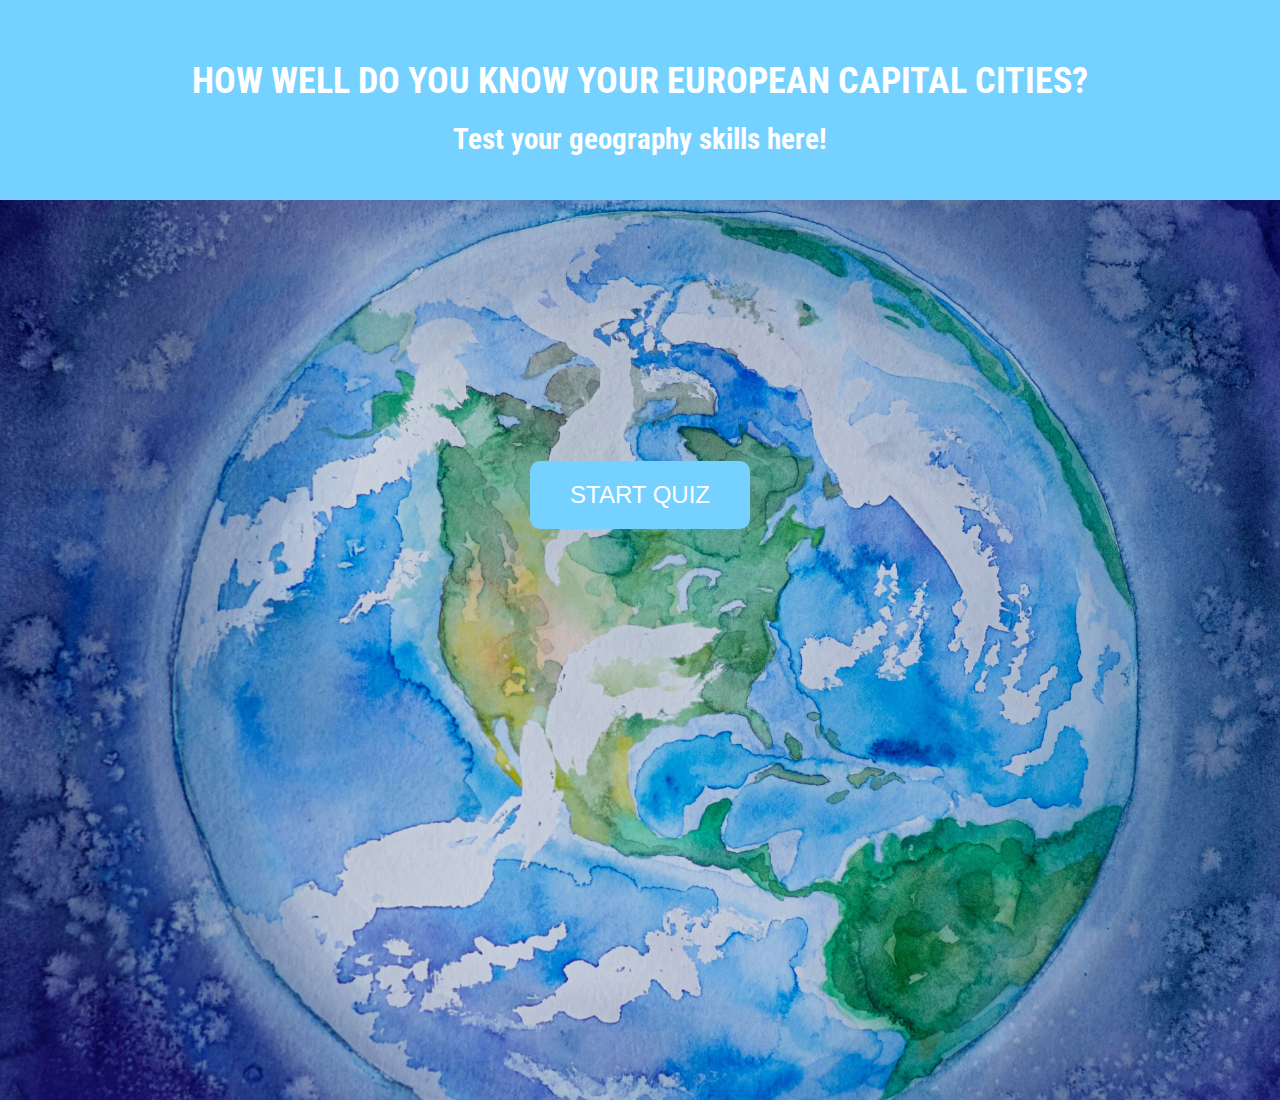
<file: index.html>
<!DOCTYPE html>
<html lang="en">
  <head>
    <meta charset="UTF-8" />
    <meta http-equiv="X-UA-Compatible" content="IE=edge" />
    <meta name="viewport" content="width=device-width, initial-scale=1.0" />
    <link rel="stylesheet" href="assets/css/style.css" />
    <link rel="shortcut icon" type="image/x-icon" href="favicon.ico" />
    <title>Test Your Geography Skills!</title>
  </head>
  <body>
    <!--header-->
    <header>
      <h1 class="heading">
        How well do you know your european capital cities?
      </h1>
      <h2 class="small-heading">Test your geography skills here!</h2>
    </header>
    <section id="hero" aria-label="a painting of a earth-globe"></section>
    <a href="quiz.html" id="start-quiz">Start Quiz</a>
  </body>
</html>
</file>
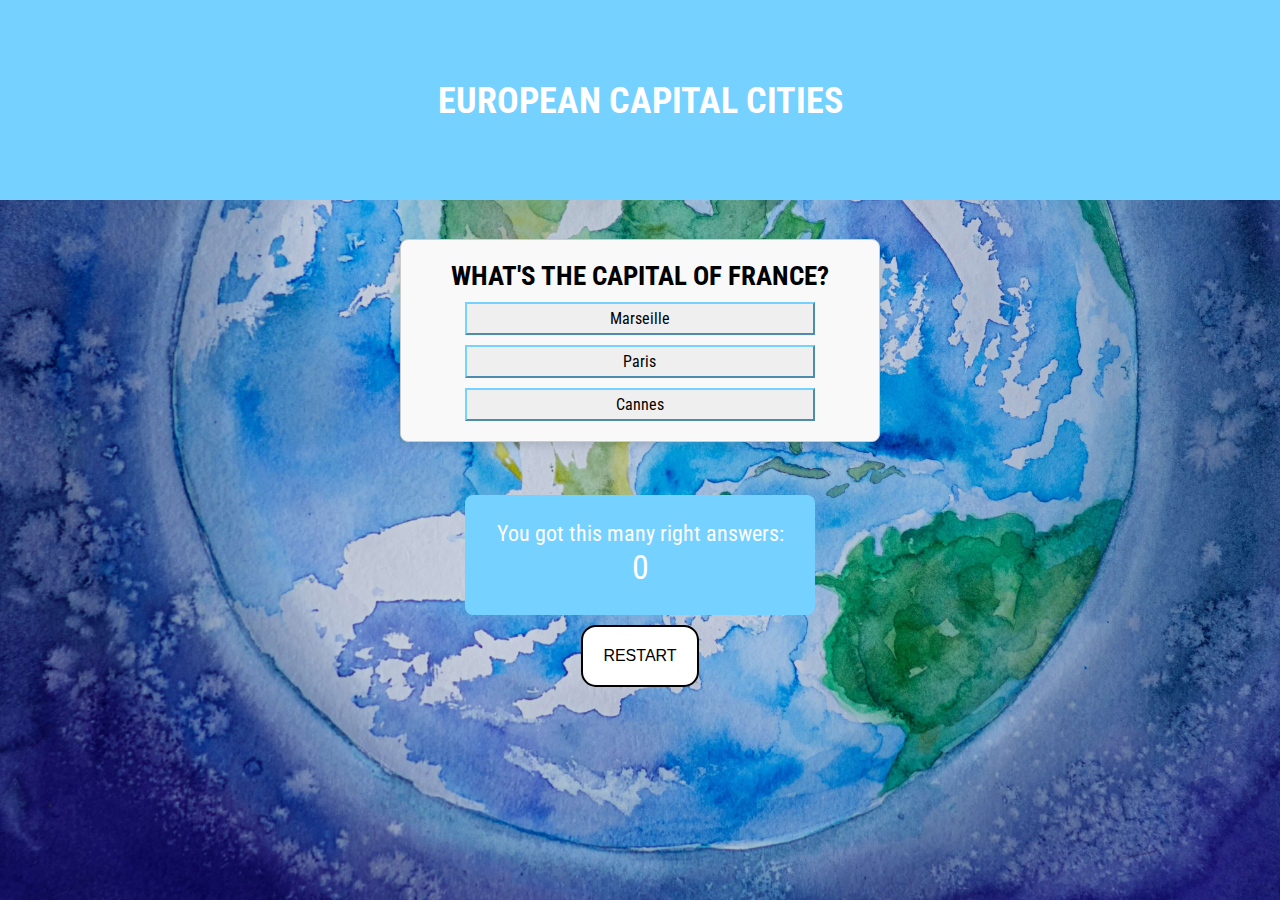
<file: quiz.html>
<!DOCTYPE html>
<html lang="en">
  <head>
    <meta charset="UTF-8" />
    <meta http-equiv="X-UA-Compatible" content="IE=edge" />
    <meta name="viewport" content="width=device-width, initial-scale=1.0" />
    <link rel="stylesheet" href="assets/css/style.css" />
    <link rel="shortcut icon" type="image/x-icon" href="favicon.ico" />
    <title>Test Your Geography Skills!</title>
  </head>
  <body id="body-quiz" aria-label="a painting of a earth-globe">
    <header>
      <a href="index.html">
        <h1 id="quiz-header">European Capital Cities</h1>
      </a>
    </header>
    <!--This code is partly from https://www.sitepoint.com/simple-javascript-quiz/
    to get the right result for my quiz with my javascript-->
    <div class="quiz-questions">
      <div id="quiz" class="quiz-container">
        <div class="slide" style="display: block">
          <h3 class="question" id="question-text">Question</h3>
          <div class="answers">
            <button class="option" id="option1" data-option="A">O1</button>
            <button class="option" id="option2" data-option="B">O2</button>
            <button class="option" id="option3" data-option="C">O3</button>
          </div>
        </div>
      </div>
    </div>
    <div id="result"></div>
    <div class="score-container">
      <div class="score-area">
        <p class="scores">
          You got this many right answers: <span id="score">0</span>
        </p>
      </div>
      <a href="quiz.html" id="restart">Restart</a>
    </div>
    <script src="assets/js/script.js"></script>
  </body>
</html>
</file>
<file: assets/css/style.css>
/*google fonts*/
@import url('https://fonts.googleapis.com/css2?family=Roboto+Condensed&family=Vina+Sans&display=swap');

/*general style for all elements*/
* {
    padding: 0;
    margin: 0;
    box-sizing: border-box;
}

header {
    font-family: 'Roboto Condensed',
        sans-serif;
    background-color: #75D1FF;
    font-size: 150%;
    text-align: center;
    margin-top: 0;
    width: 100%;
    height: 200px;
    position: relative;
}

.heading {
    font-size: 150%;
    text-transform: uppercase;
    color: #fff;
    margin-bottom: 20px;
    margin-top: 30px;
}

.small-heading {
    font-size: 120%;
    color: #fff;
}

header {
    padding-top: 30px;
    padding-bottom: 15px;
}

#hero {
    height: 100vh;
    width: 100%;
    background-image: url("../images/bodyimg.jpg");
    background-size: cover;
    background-position: center;
}

#start-quiz {
    position: absolute;
    top: 55%;
    left: 50%;
    padding: 20px 40px;
    font-size: 24px;
    font-family: Arial, Helvetica, sans-serif;
    text-transform: uppercase;
    background-color: #75D1FF;
    color: #fff;
    font-size: 150%;
    border: none;
    border-radius: 10px;
    align-items: center;
    transform: translate(-50%, -50%);
}

#start-quiz:hover {
    text-decoration: underline;
}

#body-quiz {
    background-image: url("../images/bodyimg.jpg");
    background-size: cover;
    background-position: center;
}

/* styling for quiz.html*/

#quiz-header {
    font-size: 150%;
    text-transform: uppercase;
    color: #fff;
    margin-bottom: 20px;
    margin-top: 50px;
}

a {
    text-decoration: none;
}

#quiz-header:hover {
    text-decoration: underline;
}

.quiz-container {
    display: flex;
    flex-direction: column;
    justify-content: center;
    align-items: center;
    height: 20vh;
    width: 600px;
    margin-top: 50px;
    margin-left: auto;
    margin-right: auto;

}

.slide {
    width: 80%;
    padding: 20px;
    border: 1px solid #ccc;
    border-radius: 8px;
    background-color: #f9f9f9;
    box-shadow: 0 4px 8px rgba(0, 0, 0, 0.1);
}

.active-slide {
    opacity: 1;
    z-index: 1;
}

.question {
    font-family: 'Roboto Condensed',
        sans-serif;
    ;
    font-size: 27px;
    font-weight: bold;
    text-align: center;
    text-transform: uppercase;
}

.answers label {
    display: block;
    margin-bottom: 10px;
    text-align: center;
    margin: 10px;
    font-size: 20px;
    font-family: 'Roboto Condensed',
        sans-serif;
    ;
}

.option {
    display: block;
    width: 150px;
    margin-top: 12px;
    text-align: center;
    padding: 5px;
}

.answers button {
    width: 80%;
    padding: 5px;
    margin-left: 10%;
    display: block;
    margin-top: 10px;
    font-family: 'Roboto Condensed',
        sans-serif;
    font-size: 100%;

    border-color: #75D1FF;
}

.red {
    background-color: red;
    ;
}

.green {
    background-color: green;
    ;
}

.score-container {
    text-align: center;
}

.score-area {
    font-size: 140%;
    text-align: center;
    margin-top: 65px;
    font-family: 'Roboto Condensed',
        sans-serif;
    border-radius: 8px;
    width: 350px;
    height: 120px;
    background-color: #75D1FF;
    padding-top: 25px;
    margin-bottom: 10px;
    margin-left: auto;
    margin-right: auto;
    color: #fff;
}

.score-area span {
    display: block;
}

#score {
    font-size: 150%;
    padding: 2px;
}

#restart {
    display: inline-block;
    text-decoration: none;
    padding: 20px;
    border: 2px solid #000;
    border-radius: 15px;
    background-color: #fff;
    color: #000;
    font-family: Arial, Helvetica, sans-serif;
    text-transform: uppercase;
    font-size: 16px;
}

#restart:hover {
    background-color: #75D1FF;
    color: #fff;
}

#restart a {
    text-decoration: none;
    color: inherit;
}


@media screen and (max-width: 540px) {

    header {
        font-family: 'Roboto Condensed',
            sans-serif;
        background-color: #75D1FF;
        font-size: 150%;
        text-align: center;
        padding: 20px;
        height: auto;
        width: 100%;
    }

    .heading {
        font-size: 100%;
        text-transform: uppercase;
        color: #fff;
        margin-bottom: 15px;
        margin-top: 5px;
    }

    .small-heading {
        font-size: 100%;
        color: #fff;
    }

    #start-quiz {
        position: absolute;
        top: 55%;
        left: 50%;
        padding: 20px 40px;
        font-size: 24px;
        background-color: #75D1FF;
        color: #fff;
        border: none;
        border-radius: 10px;
        align-items: center;
        transform: translate(-50%, -50%);
    }

    .quiz-container {
        display: flex;
        flex-direction: column;
        justify-content: center;
        align-items: center;
        height: 20vh;
        margin-top: 80px;

    }

    .score-area {
        font-size: 100%;
        text-align: center;
        margin-top: 60px;
        font-family: 'Roboto Condensed',
            sans-serif;
        border-radius: 8px;
        width: 200px;
        height: 100px;
        background-color: #75D1FF;
        padding: 15px;
        margin-top: 20px;
        margin-bottom: 10px;
        margin-left: auto;
        margin-right: auto;
        color: #fff;
        padding-bottom: 30px;
    }

    .score-area span {
        display: block;
    }

    #quiz-header {
        font-size: 150%;
        text-transform: uppercase;
        color: #fff;
        margin-bottom: 20px;
        margin-top: 40px;
        text-decoration: none;
        width: 100%;
        height: auto;
    }

    .quiz-container {
        display: flex;
        flex-direction: column;
        justify-content: center;
        align-items: center;
        height: 50%;
        width: 80%;
        margin-top: 50px;
        margin-left: auto;
        margin-right: auto;
    }

    #body-quiz {
        background-image: url("../images/bodyimg.jpg");
        background-size: cover;
        background-position: center;
        width: 100%;
        height: 100%;
    }
}

@media screen and (max-width: 440px) {

    #start-quiz {
   font-size: 18px;
    }
}

@media screen and (max-width: 370px) {

    #start-quiz {
   font-size: 13px;
    }
}
</file>
